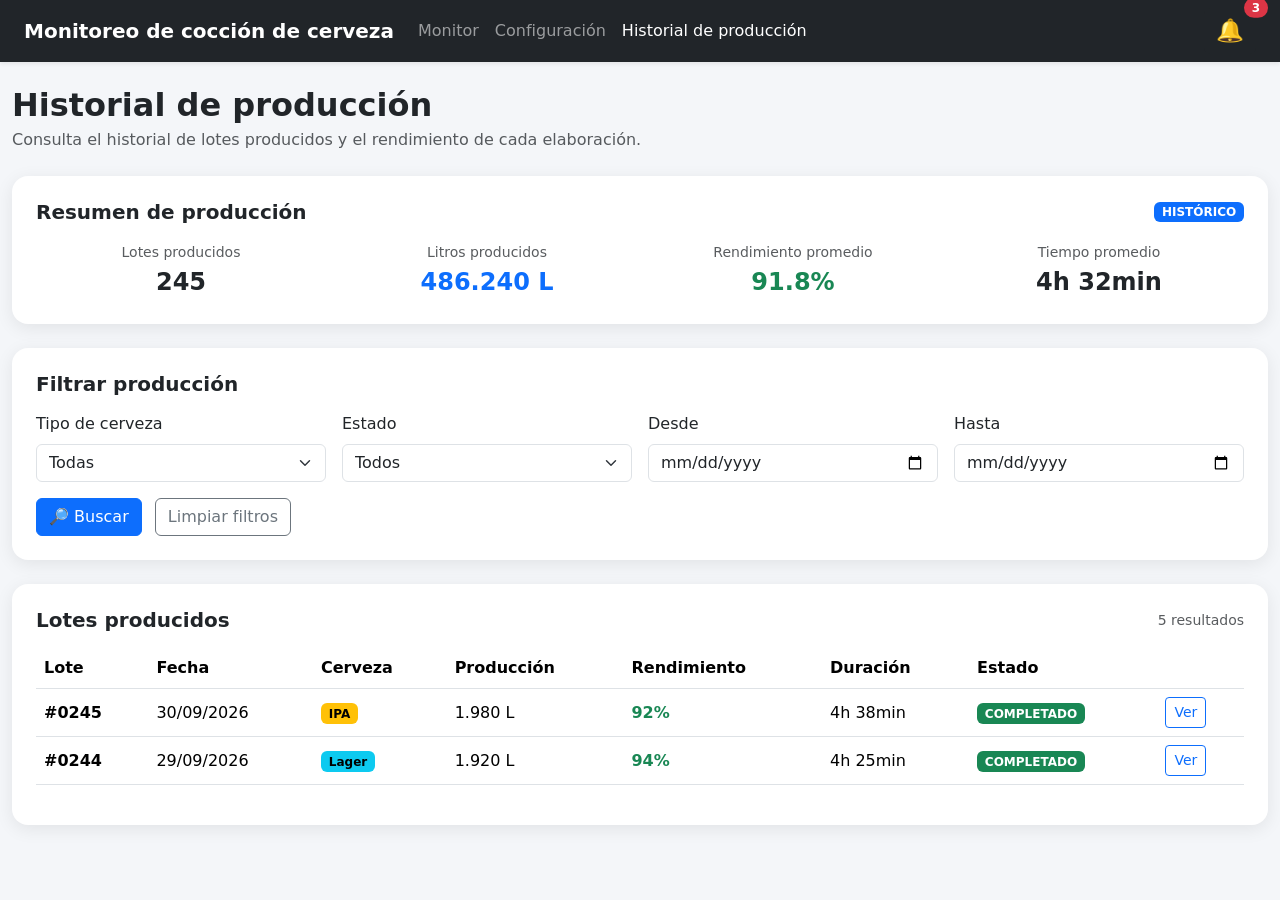
<file: historicos.html>
<!DOCTYPE html>
<html lang="es">

<head>

    <meta charset="UTF-8">
    <meta name="viewport" content="width=device-width, initial-scale=1">

    <title>Historial de Producción</title>

    <link
        href="https://cdn.jsdelivr.net/npm/bootstrap@5.3.3/dist/css/bootstrap.min.css"
        rel="stylesheet">

    <link rel="stylesheet" href="style.css">

</head>


<body>
<nav class="navbar navbar-expand-lg bg-dark navbar-dark shadow-sm sticky-top">

    <div class="container-fluid px-4">

        <a class="navbar-brand fw-bold" href="inicio.html">
             Monitoreo de cocción de cerveza
        </a>


        <button class="navbar-toggler"
                type="button"
                data-bs-toggle="collapse"
                data-bs-target="#menuPrincipal">

            <span class="navbar-toggler-icon"></span>

        </button>


        <div class="collapse navbar-collapse"
             id="menuPrincipal">


            <ul class="navbar-nav me-auto mb-2 mb-lg-0">

                <li class="nav-item">

                    <a class="nav-link"
                       href="index.html">

                         Monitor

                    </a>

                </li>


                <li class="nav-item">

                    <a class="nav-link"
                       href="configuracion.html">

                         Configuración

                    </a>

                </li>


                <li class="nav-item">

                    <a class="nav-link active"
                       href="historicos.html">

                         Historial de producción

                    </a>

                </li>

            </ul>


            <!-- Notificaciones -->

            <div class="dropdown">

                <button
                    class="btn btn-dark position-relative border-0"
                    data-bs-toggle="dropdown">

                    <span style="font-size:1.4rem;">
                        🔔
                    </span>

                    <span
                        class="position-absolute top-0 start-100
                               translate-middle badge rounded-pill bg-danger">

                        3

                    </span>

                </button>


                <ul class="dropdown-menu dropdown-menu-end shadow">

                    <li class="px-3 py-2">
                        <strong>Notificaciones</strong>
                    </li>

                    <li>
                        <a class="dropdown-item" href="#">
                            🔴 Temperatura elevada
                        </a>
                    </li>

                    <li>
                        <a class="dropdown-item" href="#">
                            🟡 Nivel bajo
                        </a>
                    </li>

                    <li>
                        <a class="dropdown-item" href="#">
                            🟢 Flujo restablecido
                        </a>
                    </li>

                </ul>

            </div>

        </div>

    </div>

</nav>



<!-- =========================================================
     CONTENIDO
========================================================= -->

<div class="container-fluid py-4">


    <!-- TÍTULO -->

    <div class="mb-4">

        <h2 class="fw-bold mb-1">
            Historial de producción
        </h2>

        <p class="text-muted">
            Consulta el historial de lotes producidos y el
            rendimiento de cada elaboración.
        </p>

    </div>



    <!-- =====================================================
         RESUMEN GENERAL
    ====================================================== -->

    <div class="card tank-card p-4 mb-4">

        <div class="d-flex flex-wrap
                    justify-content-between
                    align-items-center mb-3">

            <h5 class="fw-bold mb-0">
                Resumen de producción
            </h5>

            <span class="badge text-bg-primary">
                HISTÓRICO
            </span>

        </div>


        <div class="row g-3 text-center">


            <div class="col-6 col-md-3">

                <small class="text-muted">
                    Lotes producidos
                </small>

                <div class="fs-4 fw-bold"
                     id="totalLotes">

                    245

                </div>

            </div>


            <div class="col-6 col-md-3">

                <small class="text-muted">
                    Litros producidos
                </small>

                <div class="fs-4 fw-bold text-primary"
                     id="totalLitros">

                    486.240 L

                </div>

            </div>


            <div class="col-6 col-md-3">

                <small class="text-muted">
                    Rendimiento promedio
                </small>

                <div class="fs-4 fw-bold text-success"
                     id="rendimientoPromedio">

                    91.8%

                </div>

            </div>


            <div class="col-6 col-md-3">

                <small class="text-muted">
                    Tiempo promedio
                </small>

                <div class="fs-4 fw-bold"
                     id="tiempoPromedio">

                    4h 32min

                </div>

            </div>

        </div>

    </div>



    <!-- =====================================================
         FILTROS
    ====================================================== -->

    <div class="card tank-card p-4 mb-4">

        <h5 class="fw-bold mb-3">
            Filtrar producción
        </h5>


        <div class="row g-3">


            <div class="col-md-3">

                <label class="form-label">
                    Tipo de cerveza
                </label>

                <select class="form-select"
                        id="filtroCerveza">

                    <option value="">
                        Todas
                    </option>

                    <option value="IPA">
                        IPA
                    </option>

                    <option value="Lager">
                        Lager
                    </option>

                    <option value="Stout">
                        Stout
                    </option>

                    <option value="Pale Ale">
                        Pale Ale
                    </option>

                </select>

            </div>



            <div class="col-md-3">

                <label class="form-label">
                    Estado
                </label>

                <select class="form-select"
                        id="filtroEstado">

                    <option value="">
                        Todos
                    </option>

                    <option value="COMPLETADO">
                        Completado
                    </option>

                    <option value="CANCELADO">
                        Cancelado
                    </option>

                    <option value="ERROR">
                        Error
                    </option>

                </select>

            </div>



            <div class="col-md-3">

                <label class="form-label">
                    Desde
                </label>

                <input type="date"
                       class="form-control"
                       id="fechaDesde">

            </div>



            <div class="col-md-3">

                <label class="form-label">
                    Hasta
                </label>

                <input type="date"
                       class="form-control"
                       id="fechaHasta">

            </div>

        </div>


        <div class="mt-3">

            <button class="btn btn-primary"
                    onclick="filtrarProduccion()">

                🔎 Buscar

            </button>


            <button class="btn btn-outline-secondary ms-2"
                    onclick="limpiarFiltros()">

                Limpiar filtros

            </button>

        </div>

    </div>



    <!-- =====================================================
         ÚLTIMOS LOTES
    ====================================================== -->

    <div class="card tank-card p-4 mb-4">

        <div class="d-flex flex-wrap
                    justify-content-between
                    align-items-center mb-3">

            <h5 class="fw-bold mb-0">
                Lotes producidos
            </h5>

            <span class="text-muted small"
                  id="cantidadResultados">

                5 resultados

            </span>

        </div>


        <div class="table-responsive">

            <table class="table table-hover align-middle">

                <thead>

                    <tr>

                        <th>Lote</th>

                        <th>Fecha</th>

                        <th>Cerveza</th>

                        <th>Producción</th>

                        <th>Rendimiento</th>

                        <th>Duración</th>

                        <th>Estado</th>

                        <th></th>

                    </tr>

                </thead>


                <tbody id="tablaProduccion">


                    <!-- Lote 245 -->

                    <tr>

                        <td>
                            <strong>#0245</strong>
                        </td>

                        <td>
                            30/09/2026
                        </td>

                        <td>
                            <span class="badge text-bg-warning">
                                IPA
                            </span>
                        </td>

                        <td>
                            1.980 L
                        </td>

                        <td>
                            <span class="text-success fw-bold">
                                92%
                            </span>
                        </td>

                        <td>
                            4h 38min
                        </td>

                        <td>

                            <span class="badge text-bg-success">
                                COMPLETADO
                            </span>

                        </td>

                        <td>

                            <button
                                class="btn btn-sm btn-outline-primary"
                                onclick="verDetalle(245)">

                                Ver

                            </button>

                        </td>

                    </tr>



                    <!-- Lote 244 -->

                    <tr>

                        <td>
                            <strong>#0244</strong>
                        </td>

                        <td>
                            29/09/2026
                        </td>

                        <td>
                            <span class="badge text-bg-info">
                                Lager
                            </span>
                        </td>

                        <td>
                            1.920 L
                        </td>

                        <td>
                            <span class="text-success fw-bold">
                                94%
                            </span>
                        </td>

                        <td>
                            4h 25min
                        </td>

                        <td>

                            <span class="badge text-bg-success">
                                COMPLETADO
                            </span>

                        </td>

                        <td>

                            <button
                                class="btn btn-sm btn-outline-primary"
                                onclick="verDetalle(244)">

                                Ver

                            </button>

                        </td>
</file>
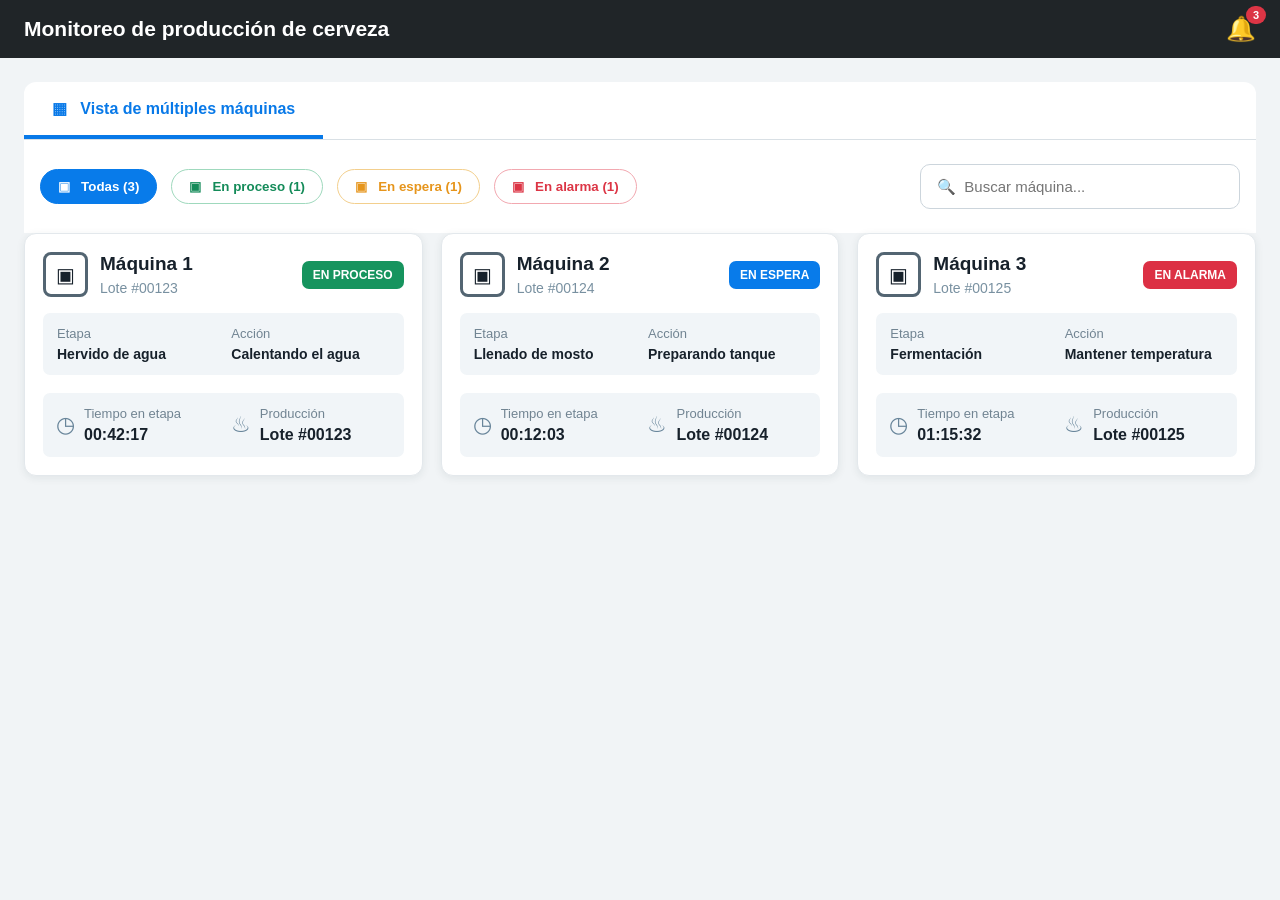
<file: inicio.html>
<!DOCTYPE html>
<html lang="es">
<head>
<meta charset="UTF-8">
<meta name="viewport" content="width=device-width, initial-scale=1.0">
<title>Monitoreo de cocción de cerveza</title>
<style>
    * { box-sizing: border-box; }
    body {
        margin: 0;
        font-family: Arial, Helvetica, sans-serif;
        background: #f1f4f6;
        color: #17212b;
    }

    .topbar {
        height: 58px;
        background: #202528;
        color: white;
        display: flex;
        align-items: center;
        padding: 0 24px;
        gap: 28px;
    }

    .brand {
        font-size: 21px;
        font-weight: 700;
        white-space: nowrap;
    }

    .nav {
        display: flex;
        gap: 24px;
        height: 100%;
        align-items: center;
    }

    .nav a {
        color: #aeb4b8;
        text-decoration: none;
        font-size: 16px;
    }

    .nav a.active { color: white; }

    .notification {
        margin-left: auto;
        position: relative;
        font-size: 24px;
    }

    .badge {
        position: absolute;
        top: -9px;
        right: -10px;
        background: #dc3545;
        color: white;
        font-size: 11px;
        font-weight: bold;
        border-radius: 12px;
        padding: 3px 7px;
    }

    .page {
        padding: 24px;
    }

    .view-tabs {
        background: white;
        border-radius: 12px 12px 0 0;
        display: flex;
        border-bottom: 1px solid #d9e0e5;
    }

    .view-tab {
        padding: 17px 28px;
        font-size: 16px;
        font-weight: 600;
        color: #81909d;
        border-bottom: 4px solid transparent;
    }

    .view-tab.active {
        color: #0879e8;
        border-bottom-color: #0879e8;
    }

    .toolbar {
        background: white;
        padding: 24px 16px;
        display: flex;
        align-items: center;
        gap: 14px;
    }

    .filter {
        border: 1px solid #d5dde3;
        background: white;
        border-radius: 22px;
        padding: 9px 17px;
        font-weight: 600;
        color: #53616c;
    }

    .filter.active {
        background: #087bea;
        border-color: #087bea;
        color: white;
    }

    .filter.green { color: #148b59; border-color: #9fd9bd; }
    .filter.orange { color: #e6951c; border-color: #f3cf8d; }
    .filter.red { color: #dc3545; border-color: #f2a8b0; }

    .search {
        margin-left: auto;
        width: 320px;
        border: 1px solid #ccd5dc;
        border-radius: 10px;
        padding: 13px 16px;
        font-size: 15px;
        outline: none;
    }

    .machines {
        display: grid;
        grid-template-columns: repeat(3, minmax(0, 1fr));
        gap: 18px;
    }

    .machine {
        background: white;
        border-radius: 12px;
        padding: 18px;
        box-shadow: 0 2px 8px rgba(31, 45, 55, .08);
        border: 1px solid #e3e8ec;
    }

    .machine-header {
        display: flex;
        align-items: center;
        gap: 12px;
        margin-bottom: 16px;
    }

    .machine-icon {
        width: 45px;
        height: 45px;
        border: 3px solid #536572;
        border-radius: 8px;
        display: grid;
        place-items: center;
        font-size: 20px;
    }

    .machine-title {
        flex: 1;
    }

    .machine-title h2 {
        margin: 0 0 5px;
        font-size: 19px;
    }

    .lot {
        color: #7890a0;
        font-size: 14px;
    }

    .status {
        border-radius: 7px;
        padding: 7px 11px;
        color: white;
        font-size: 12px;
        font-weight: bold;
    }

    .status.green { background: #16945e; }
    .status.blue { background: #087bea; }
    .status.red { background: #dc3044; }

    .stage {
        background: #f1f5f8;
        border-radius: 7px;
        padding: 13px 14px;
        display: grid;
        grid-template-columns: 1fr 1fr;
        gap: 16px;
        margin-bottom: 18px;
    }

    .label {
        color: #718492;
        font-size: 13px;
        margin-bottom: 5px;
    }

    .value {
        font-size: 14px;
        font-weight: 700;
    }

    .tanks {
        display: grid;
        grid-template-columns: repeat(3, 1fr);
        gap: 12px;
    }

    .tank {
        min-width: 0;
        padding-right: 10px;
        border-right: 1px solid #dce3e8;
    }

    .tank:last-child {
        border-right: none;
        padding-right: 0;
    }

    .tank-name {
        font-size: 14px;
        font-weight: 700;
        margin-bottom: 7px;
    }

    .tank-status {
        display: inline-block;
        border-radius: 6px;
        padding: 4px 8px;
        color: white;
        font-size: 10px;
        font-weight: bold;
        margin-bottom: 13px;
    }

    .normal { background: #16945e; }
    .danger { background: #dc3044; }

    /* Barra de nivel en lugar de una imagen del tanque */
    .level-box {
        height: 105px;
        border: 2px solid #9aa8b1;
        border-radius: 8px;
        background: #edf1f3;
        overflow: hidden;
        position: relative;
        display: flex;
        align-items: flex-end;
        margin-bottom: 12px;
    }

    .level {
        width: 100%;
        background: #35a9d8;
    }

    .level.yellow { background: #f4c83d; }
    .level.empty { height: 0 !important; }

    .level-number {
        position: absolute;
        bottom: 8px;
        width: 100%;
        text-align: center;
        color: #fff;
        text-shadow: 0 1px 2px #555;
        font-weight: bold;
        font-size: 14px;
    }

    .tank-data {
        display: grid;
        grid-template-columns: 1fr 1fr;
        gap: 7px;
    }

    .tank-data strong {
        display: block;
        font-size: 18px;
        margin-top: 4px;
    }

    .temp-green { color: #119447; }
    .temp-orange { color: #f1a044; }
    .temp-red { color: #f00000; }

    .footer-info {
        margin-top: 18px;
        background: #f1f5f8;
        border-radius: 7px;
        padding: 13px;
        display: grid;
        grid-template-columns: 1fr 1fr;
        gap: 15px;
    }

    .footer-item {
        display: flex;
        gap: 9px;
        align-items: center;
    }

    .footer-icon {
        font-size: 22px;
        color: #68859a;
    }

    @media (max-width: 1100px) {
        .machines { grid-template-columns: repeat(2, 1fr); }
    }

    @media (max-width: 750px) {
        .topbar { gap: 15px; padding: 0 14px; }
        .brand { font-size: 17px; }
        .nav { gap: 12px; }
        .page { padding: 12px; }
        .toolbar { flex-wrap: wrap; }
        .search { width: 100%; margin-left: 0; }
        .machines { grid-template-columns: 1fr; }
    }
</style>
</head>

<body>

<header class="topbar">
    <div class="brand">Monitoreo de producción de cerveza</div>


    <div class="notification">
        🔔
        <span class="badge">3</span>
    </div>
</header>

<main class="page">

    <div class="view-tabs">
        <div class="view-tab active">▦ &nbsp; Vista de múltiples máquinas</div>
    </div>

    <div class="toolbar">
        <button class="filter active">▣ &nbsp; Todas (3)</button>
        <button class="filter green">▣ &nbsp; En proceso (1)</button>
        <button class="filter orange">▣ &nbsp; En espera (1)</button>
        <button class="filter red">▣ &nbsp; En alarma (1)</button>
        <input class="search" type="text" placeholder="🔍  Buscar máquina...">
    </div>

    <section class="machines">

        <!-- MÁQUINA 1 -->
         <a href="index.html" style="text-decoration: none; color: inherit">
        <article class="machine" >
            <div class="machine-header">
                <div class="machine-icon">▣</div>
                <div class="machine-title">
                    <h2>Máquina 1</h2>
                    <div class="lot">Lote #00123</div>
                </div>
                <span class="status green">EN PROCESO</span>
            </div>

            <div class="stage">
                <div>
                    <div class="label">Etapa</div>
                    <div class="value">Hervido de agua</div>
                </div>
                <div>
                    <div class="label">Acción</div>
                    <div class="value">Calentando el agua</div>
                </div>
            </div>

            
            </div>

            <div class="footer-info">
                <div class="footer-item"><span class="footer-icon">◷</span><div><div class="label">Tiempo en etapa</div><strong>00:42:17</strong></div></div>
                <div class="footer-item"><span class="footer-icon">♨</span><div><div class="label">Producción</div><strong>Lote #00123</strong></div></div>
            </div>
        </article>
        </a>

        <!-- MÁQUINA 2 -->
         <a href="index.html" style="text-decoration: none; color: inherit">
        <article class="machine">
            <div class="machine-header">
                <div class="machine-icon">▣</div>
                <div class="machine-title">
                    <h2>Máquina 2</h2>
                    <div class="lot">Lote #00124</div>
                </div>
                <span class="status blue">EN ESPERA</span>
            </div>

            <div class="stage">
                <div>
                    <div class="label">Etapa</div>
                    <div class="value">Llenado de mosto</div>
                </div>
                <div>
                    <div class="label">Acción</div>
                    <div class="value">Preparando tanque</div>
                </div>
            </div>

            <div class="footer-info">
                <div class="footer-item"><span class="footer-icon">◷</span><div><div class="label">Tiempo en etapa</div><strong>00:12:03</strong></div></div>
                <div class="footer-item"><span class="footer-icon">♨</span><div><div class="label">Producción</div><strong>Lote #00124</strong></div></div>
            </div>
        </article>
        </a>

        <!-- MÁQUINA 3 -->
         <a href="index.html" style="text-decoration: none; color: inherit">
        <article class="machine">
            <div class="machine-header">
                <div class="machine-icon">▣</div>
                <div class="machine-title">
                    <h2>Máquina 3</h2>
                    <div class="lot">Lote #00125</div>
                </div>
                <span class="status red">EN ALARMA</span>
            </div>

            <div class="stage">
                <div>
                    <div class="label">Etapa</div>
                    <div class="value">Fermentación</div>
                </div>
                <div>
                    <div class="label">Acción</div>
                    <div class="value">Mantener temperatura</div>
                </div>
            </div>

            <div class="footer-info">
                <div class="footer-item"><span class="footer-icon">◷</span><div><div class="label">Tiempo en etapa</div><strong>01:15:32</strong></div></div>
                <div class="footer-item"><span class="footer-icon">♨</span><div><div class="label">Producción</div><strong>Lote #00125</strong></div></div>
            </div>

        </article>
        </a>

    </section>
</main>

</body>
</html>
</file>
<file: style.css>
body { background:#f4f6f9; }
    .tank-card { border:0; border-radius:16px; box-shadow:0 4px 18px rgba(0,0,0,.08); }
    .tank {
      position:relative; width:170px; height:260px; margin:auto;
      border:5px solid #6c757d; border-radius:22px 22px 30px 30px;
      overflow:hidden; background:#e9ecef;
    }
    .liquid {
      position:absolute; left:0; bottom:0; width:100%; height:65%;
      background:linear-gradient(#45b7e8,#168ac2);
      transition:height .5s ease;
    }
    .liquid::after {
      content:""; position:absolute; top:0; left:-20%; width:140%; height:12px;
      background:rgba(255,255,255,.3); border-radius:50%;
    }
    .tank-label {
      position:absolute; z-index:2; top:15px; left:0; right:0;
      text-align:center; font-weight:700; color:#343a40;
    }
    .level-label {
      position:absolute; z-index:2; bottom:15px; left:0; right:0;
      text-align:center; font-size:1.2rem; font-weight:700; color:white;
      text-shadow:0 1px 3px rgba(0,0,0,.5);
    }
    .sensor {
      position:absolute; right:-42px; top:55px; width:38px; height:100px;
      border:3px solid #343a40; border-radius:8px; background:#fff;
    }
    .sensor::before { content:""; position:absolute; width:12px; height:12px; border-radius:50%;
      background:#dc3545; top:8px; left:10px; }
    .sensor::after { content:""; position:absolute; width:4px; height:60px;
      background:#dc3545; top:27px; left:14px; }
    .pipe { height:10px; background:#6c757d; border-radius:8px; position:relative; }
    .valve {
      width:58px; height:58px; border-radius:50%; border:6px solid #495057;
      background:#fff; display:flex; align-items:center; justify-content:center;
      margin:auto; font-weight:700; cursor:pointer; user-select:none;
    }
    .valve.open { background:#d1e7dd; border-color:#9ea7a0; color:#9ea7a0; }
    .valve.closed { background:#f8d7da; border-color:#614e50; color:#614e50; }
    .flow { height:6px; background:#0d6efd; border-radius:5px; }
    .status-dot { width:11px; height:11px; display:inline-block; border-radius:50%; }
    .online { background:#9ea7a0; }
    .warning { background:#ffc107; }
    .alarm { background:#614e50; }
    @media (max-width: 991px) {
      .process-row { gap:18px; }
      .connector { transform:rotate(90deg); margin:15px 0; }
    }

#liquid2, #liquid3{
  background:linear-gradient(#E9967A,#804000);
}

#barraProduccion {
  font-weight: 700;
  transition: width .6s ease;
}

#tablaIncidentes td {
  vertical-align: middle;
}

.grafico-flotante {
  display: none;
  position: fixed;
  z-index: 9999;
  top: 50%;
  left: 50%;
  transform: translate(-50%, -50%);
  width: 90%;
  max-width: 750px;
  background: white;
  border-radius: 12px;
  box-shadow: 0 10px 40px rgba(0, 0, 0, 0.3);
  padding: 20px;
}
.grafico-overlay {
  display: none;
  position: fixed;
  z-index: 9998;
  inset: 0;
  background: rgba(0, 0, 0, 0.45);
}
.grafico-header {
  display: flex;
  justify-content: space-between;
  align-items: center;
  margin-bottom: 15px;
}
.cerrar-grafico {
  border: none;
  background: transparent;
  font-size: 28px;
  line-height: 1;
  cursor: pointer;
  color: #555;
}
.cerrar-grafico:hover {
  color: red;
}
.temperatura-click {
  cursor: pointer;
}
.temperatura-click:hover {
  text-decoration: underline;
  opacity: 0.8;
}

  .valve-container {
      display: flex;
      flex-direction: column;
      align-items: center;
      position: relative;
  }
  /* Actuador */
  .valve-actuator {
      width: 28px;
      height: 18px;
      border: 3px solid #333;
      border-radius: 4px;
      background: #ddd;
      margin-bottom: 3px;
  }
  /* Vástago */
  .valve-stem {
      width: 4px;
      height: 15px;
      background: #333;
  }
  /* Cuerpo de la válvula */
  .valve-body {
      display: flex;
      align-items: center;
      height: 35px;
  }
  .valve-left,
  .valve-right {
      width: 0;
      height: 0;
      border-top: 16px solid transparent;
      border-bottom: 16px solid transparent;
  }
  .valve-left {
      border-right: 22px solid #9ea7a0;
  }
  .valve-right {
      border-left: 22px solid #9ea7a0;
  }
  /* Estado cerrada */
  .valve.closed .valve-left {
      border-right-color: #614e50;
  }
  .valve.closed .valve-right {
      border-left-color: #614e50;
  }
  /* Línea central */
  .valve-line {
      width: 10px;
      height: 4px;
      background: #333;
  }
  .valve-label {
      font-size: 12px;
      font-weight: bold;
      margin-top: 3px;
  }
</file>
